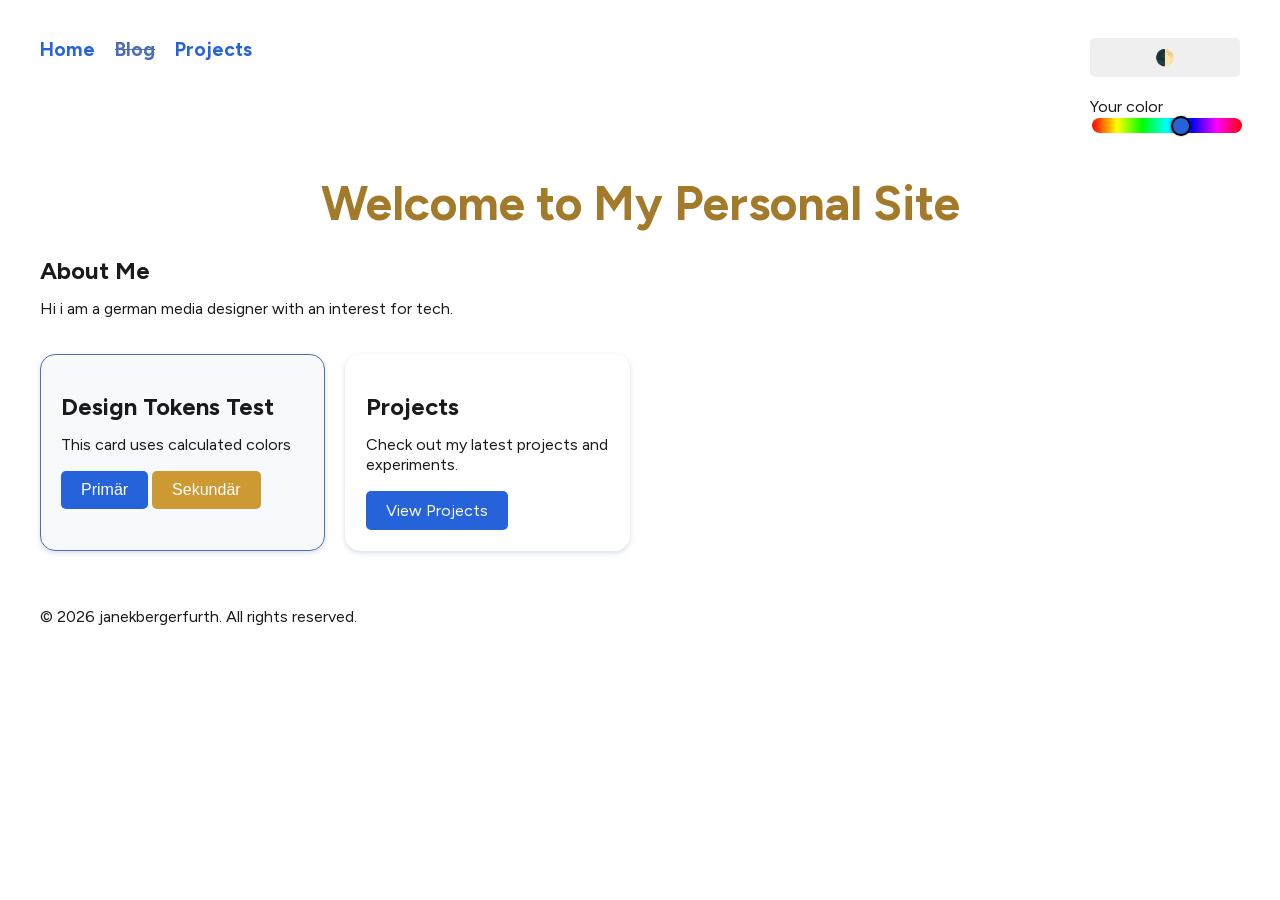
<file: index.html>
<!DOCTYPE html>
<html lang="en">
<head>
    <meta charset="UTF-8">
    <meta name="viewport" content="width=device-width, initial-scale=1.0">
    <meta name="description" content="SHARKS_96's indie-website">
    <title>My Personal Matrix</title>
    <link rel="icon" type="image/png" href="favicon.png">
    <link rel="stylesheet" href="styles.css">
    <link rel="stylesheet" href="fonts.css">
    <script src="java.js" defer></script>
</head>
<body>
    <div class="site-width">
        <nav>
            <div class="menu">
                <a href="/index.html">Home</a>
                <a href="" title="Coming soon" class="coming-soon">Blog</a>
                <a href="/projects.html">Projects</a>
            </div>
            <div class="controls">
            <button id="theme-toggle">&#x1F313;</button>
            <div class="hue-settings">
                <label>Your color 
                    <input type="range" data-model="hsl" name="hue" id="hue-slider" min="0" max="360" value="220">
                </label>
            </div>
            </div>
        </nav>
        <header>
            <h1>Welcome to My Personal Site</h1>
        </header>
        <div class="about-me">
            <h2>About Me</h2>
            <p>Hi i am a german media designer with an interest for tech.</p>
            </br>
        </div>
        
        <div class="grid">
            <div class="card-primary">
                <h2>Design Tokens Test</h2>
                <p>This card uses calculated colors</p>
                <button class="btn-primary">Primär</button>
                <button class="btn-secondary">Sekundär</button>
            </div>
            <div class="card">
                <h2>Projects</h2>
                <p>Check out my latest projects and experiments.</p>
                <a href="/projects.html" class="btn-primary">View Projects</a>
            </div>
        </div>

    </div>
    <footer class="site-width">
        <p>&copy; 2026 janekbergerfurth. All rights reserved.</p>
    </footer>
</body>
</html>
</file>
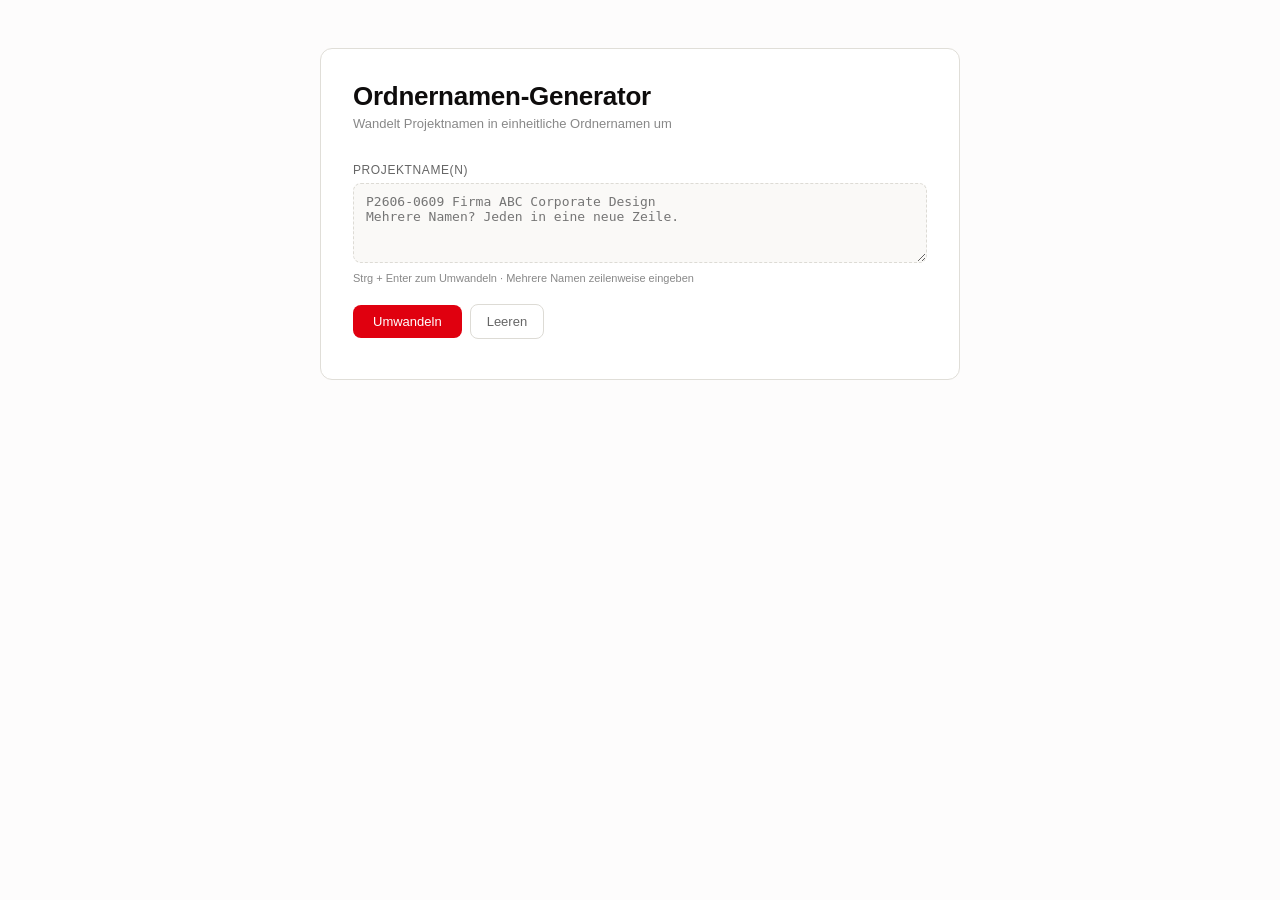
<file: ordnernamen-generator.html>
<!DOCTYPE html>
<html lang="de">
<head>
  <meta charset="UTF-8" />
  <meta name="viewport" content="width=device-width, initial-scale=1.0" />
  <title>Ordnernamen-Generator</title>
  <link rel="icon" href="data:image/svg+xml,<svg xmlns='http://www.w3.org/2000/svg' viewBox='0 0 32 32'><rect width='32' height='32' rx='6' fill='%231a1a1a'/><text x='16' y='22' font-size='18' text-anchor='middle' fill='white' font-family='monospace' font-weight='bold'>P</text></svg>" />
  <style>
    :root {
      --text: #0e0c0c;
      --background: #fdfcfc;
      --primary: #e0000f;
      --secondary: #d39c9f;
      --accent: #cd7077;
      --surface: #ffffff;
      --surface-muted: #faf9f7;
      --surface-strong: #f0efe9;
      --border: #e0ded8;
      --border-strong: #dddbd5;
      --muted: #888;
      --muted-strong: #666;
      --font-body: -apple-system, BlinkMacSystemFont, 'Segoe UI', sans-serif;
      --font-heading: 'Cartograph CF', var(--font-body);
    }

    @media (prefers-color-scheme: dark) {
      :root {
        --text: #f3f1f1;
        --background: #030202;
        --primary: #ff1f2e;
        --secondary: #632c2f;
        --accent: #8f323a;
        --surface: #0a0909;
        --surface-muted: #110f0f;
        --surface-strong: #141313;
        --border: #252122;
        --border-strong: #3d3838;
        --muted: #aaa;
        --muted-strong: #ccc;
        --font-body: -apple-system, BlinkMacSystemFont, 'Segoe UI', sans-serif;
        --font-heading: 'Cartograph CF', var(--font-body);
      }
    }

    *, *::before, *::after { box-sizing: border-box; margin: 0; padding: 0; }

    body {
      font-family: var(--font-body);
      background: var(--background);
      color: var(--text);
      min-height: 100vh;
      display: flex;
      align-items: flex-start;
      justify-content: center;
      padding: 3rem 1rem;
    }

    .card {
      background: var(--surface);
      border-radius: 12px;
      border: 1px solid var(--border);
      padding: 2rem 2rem 2.5rem;
      width: 100%;
      max-width: 640px;
    }

    h1 {
      font-family: var(--font-heading);
      font-size: 26px;
      font-weight: 800;
      letter-spacing: -0.01em;
      margin-bottom: 0.25rem;
    }

    .subtitle {
      font-size: 13px;
      color: var(--muted);
      margin-bottom: 2rem;
    }

    label {
      display: block;
      font-size: 12px;
      font-weight: 500;
      color: var(--muted-strong);
      text-transform: uppercase;
      letter-spacing: 0.05em;
      margin-bottom: 6px;
    }

    textarea, input[type="text"] {
      width: 100%;
      font-family: 'SF Mono', 'Fira Code', 'Consolas', monospace;
      font-size: 13px;
      padding: 10px 12px;
      border: 1px dashed var(--border-strong);
      border-radius: 8px;
      background: var(--surface-muted);
      color: var(--text);
      outline: none;
      transition: border-color 0.15s, background 0.15s;
      resize: vertical;
    }

    textarea:focus, input[type="text"]:focus {
      border-color: var(--secondary);
      background: var(--surface);
    }

    textarea { min-height: 80px; }

    .hint {
      font-size: 11px;
      color: var(--muted);
      margin-top: 5px;
    }

    .actions {
      display: flex;
      align-items: center;
      gap: 8px;
      margin-top: 1.25rem;
    }

    button.primary {
      padding: 9px 20px;
      font-size: 13px;
      font-weight: 500;
      background: var(--primary);
      color: #fff;
      border: none;
      border-radius: 8px;
      cursor: pointer;
      transition: background 0.15s, transform 0.15s;
    }

    button.primary:hover { background: var(--accent); }
    button.primary:active { transform: scale(0.98); }

    button.ghost {
      padding: 9px 16px;
      font-size: 13px;
      font-weight: 500;
      background: transparent;
      color: var(--muted-strong);
      border: 1px solid var(--border-strong);
      border-radius: 8px;
      cursor: pointer;
      transition: background 0.15s, color 0.15s, transform 0.15s;
    }

    button.ghost:hover { background: var(--surface-strong); color: var(--text); }
    button.ghost:active { transform: scale(0.98); }

    .result-section {
      margin-top: 1.75rem;
      display: none;
    }

    .result-row {
      display: flex;
      gap: 8px;
      align-items: center;
    }

    .result-row input {
      flex: 1;
      background: var(--surface-strong);
      color: var(--text);
      cursor: default;
      border: 1px solid var(--border-strong);
    }

    button.copy {
      padding: 9px 14px;
      font-size: 13px;
      font-weight: 500;
      background: transparent;
      border: 1px solid var(--border-strong);
      border-radius: 8px;
      cursor: pointer;
      white-space: nowrap;
      transition: background 0.15s;
      flex-shrink: 0;
      color: var(--text);
    }

    button.copy:hover { background: var(--surface-strong); }

    .divider {
      border: none;
      border-top: 1px solid var(--border);
      margin: 1.75rem 0;
    }

    .batch-out {
      background: var(--surface-strong);
      color: var(--text);
      cursor: default;
      line-height: 1.7;
      border: 1px solid var(--border-strong);
    }

    .badge {
      display: inline-block;
      font-size: 11px;
      padding: 2px 8px;
      background: var(--accent);
      color: #fff;
      border-radius: 20px;
      margin-left: 8px;
      vertical-align: middle;
    }
  </style>
</head>
<body>
  <div class="card">
    <h1>Ordnernamen-Generator</h1>
    <p class="subtitle">Wandelt Projektnamen in einheitliche Ordnernamen um</p>

    <label for="input">Projektname(n)</label>
    <textarea id="input" placeholder="P2606-0609 Firma ABC Corporate Design&#10;Mehrere Namen? Jeden in eine neue Zeile."></textarea>
    <p class="hint">Strg + Enter zum Umwandeln · Mehrere Namen zeilenweise eingeben</p>

    <div class="actions">
      <button class="primary" type="button" onclick="convert()">Umwandeln</button>
      <button class="ghost" type="button" onclick="clearInput()">Leeren</button>
    </div>

    <div class="result-section" id="result-section">
      <hr class="divider" />

      <div id="single-result">
        <label>Ordnername</label>
        <div class="result-row">
          <input type="text" id="output" readonly />
          <button class="copy" id="copy-btn" onclick="copyResult()">Kopieren</button>
        </div>
      </div>

      <div id="batch-result" style="display:none; margin-top: 1.25rem;">
        <label>Alle Ergebnisse <span class="badge" id="count-badge">0 Namen</span></label>
        <textarea class="batch-out" id="batch-out" readonly rows="6"></textarea>
        <div style="margin-top: 8px;">
          <button class="copy" onclick="copyBatch()">Alle kopieren</button>
        </div>
      </div>
    </div>
  </div>

  <script>
    // ---------------------------------------------------------------
    // Rechtsformen
    // ---------------------------------------------------------------
    // Lang und eindeutig -> Schreibweise ist egal (GmbH, gmbh, GMBH ...)
    const RECHTSFORMEN_EGAL = [
      'Aktiengesellschaft', 'PartGmbB', 'gGmbH', 'GesmbH', 'GmbH', 'PartG',
      'EWIV', 'KGaA', 'mbH', 'mbB', 'gUG', 'OHG', 'GbR', 'UG',
      'Incorporated', 'Corporation', 'Limited', 'S.A.R.L.', 'S.R.L.',
      'SARL', 'SASU', 'SPRL', 'BVBA', 'Corp', 'Inc', 'LLC', 'LLP', 'PLC',
      'Ltd', 'ApS', 'ASA', 'Oyj', 'SRL', 'Kft', 'Pty', 'Pte', 'Sdn', 'Bhd'
    ];
    // Kurz und mehrdeutig -> nur in genau dieser Schreibweise
    const RECHTSFORMEN_EXAKT = [
      'e.Kfm.', 'e.Kfr.', 'S.p.A.', 'e.K.', 'e.V.', 'S.A.', 'N.V.', 'B.V.',
      'S.L.', 'A/S', 'SpA', 'SAS', 'Cie.', 'Co.',
      'eG', 'eK', 'eV', 'AG', 'SE', 'KG', 'SA', 'NV', 'BV', 'SL', 'AB',
      'AS', 'Oy'
    ];

    // Davor erlaubt: Zeilenanfang, Leerzeichen, Bindestrich, Klammer, Slash
    const RF_VOR = '(^|[\\s\\-(\\/])';
    // Danach erlaubt: Zeilenende oder Trenner. Bei den langen Formen zaehlt
    // auch ein Bindestrich als Trenner ("Firma GmbH-Projekt"), bei den kurzen
    // nicht - sonst wuerde aus "AS-Bau" ploetzlich "Bau".
    const RF_NACH_LANG = '(?=$|[\\s\\-.,;:)\\/])';
    const RF_NACH_KURZ = '(?=$|[\\s.,;:)\\/])';

    function reEscape(str) {
      return str.replace(/[.*+?^${}()|[\]\\\/]/g, '\\$&');
    }

    function rechtsformRegex(form, nach, flags) {
      // optionaler Schlusspunkt, falls die Form selbst keinen hat ("Ltd.")
      const kern = reEscape(form) + (form.slice(-1) === '.' ? '' : '\\.?');
      return new RegExp(RF_VOR + kern + nach, flags);
    }

    const RECHTSFORM_REGEXE = [
      // "GmbH & Co. KG", "AG & Co. KGaA", "Ltd. & Co. OHG", "& Co." als Ganzes,
      // damit kein einzelnes "&" uebrig bleibt und zu "und" wird.
      new RegExp(
        RF_VOR +
        '(?:(?:g?GmbH|mbH|AG|SE|UG|KG|Ltd\\.?|Limited)\\s*)?' +
        '(?:&|\\+|\\bund\\b)\\s*' +
        '(?:' +
          '(?:Compagnie|Cie|Co)\\.(?:\\s*(?:KGaA|KG|OHG|oHG))?' +
          '|(?:Compagnie|Cie|Co)\\s*(?:KGaA|KG|OHG|oHG)' +
          '|(?:Compagnie|Cie|Co)(?=\\s*$)' +
        ')' + RF_NACH_LANG, 'gi')
    ]
      .concat(RECHTSFORMEN_EGAL.map(f => rechtsformRegex(f, RF_NACH_LANG, 'gi')))
      .concat(RECHTSFORMEN_EXAKT.map(f => rechtsformRegex(f, RF_NACH_KURZ, 'g')));

    function rechtsformenEntfernen(s) {
      // "UG (haftungsbeschraenkt)" -> Klammerzusatz zuerst weg
      s = s.replace(/\(\s*haftungsbeschr(?:\u00e4|ae|a)nkt\s*\)/gi, ' ');
      for (let i = 0; i < RECHTSFORM_REGEXE.length; i++) {
        s = s.replace(RECHTSFORM_REGEXE[i], '$1 ');
      }
      s = s.replace(/\(\s*\)/g, ' ');                   // leere Klammern
      s = s.replace(/\s*[,;](?=\s*(?:$|[-,;]))/g, '');  // Komma ins Leere
      return s;
    }

    function toFolderName(raw) {
      let s = String(raw).trim();
      if (!s) return '';

      // 1) Alle Strich-Varianten (Gedankenstrich, Geviertstrich, Minus, ...)
      //    zu einem normalen Bindestrich; weiche Trennstriche fliegen raus.
      s = s.replace(/\u00ad/g, '');
      s = s.replace(/[\u2010-\u2015\u2043\u2212\ufe58\ufe63\uff0d]/g, '-');

      // 2) In Ordner-/Dateinamen verbotene Zeichen (Windows + macOS):
      //    Trenner-artige werden zu "-", der Rest fliegt raus.
      s = s.replace(/[\/\\|:]/g, '-');
      s = s.replace(/[*?<>"\u0000-\u001f]/g, '');

      // 3) Rechtsformen entfernen (vor der &-Ersetzung, damit
      //    "GmbH & Co. KG" komplett verschwindet). Bleibt dabei nichts
      //    uebrig, lieber den Originalnamen behalten.
      const gekuerzt = rechtsformenEntfernen(s);
      if (/[a-z0-9\u00e4\u00f6\u00fc\u00df]/i.test(gekuerzt)) s = gekuerzt;

      // 4) "&" zu "und"
      s = s.replace(/\s*&\s*/g, ' und ');

      // 5) Umlaute und ss
      s = s.replace(/Ä/g, 'Ae').replace(/Ö/g, 'Oe').replace(/Ü/g, 'Ue');
      s = s.replace(/ä/g, 'ae').replace(/ö/g, 'oe').replace(/ü/g, 'ue').replace(/ß/g, 'ss');
      s = s.toLowerCase();

      // 6) Trenner normalisieren - nie zwei Striche hintereinander
      s = s.replace(/\s*-\s*/g, '-');
      s = s.replace(/\s+/g, '-');
      s = s.replace(/-{2,}/g, '-');
      s = s.replace(/^[-.]+|[-.]+$/g, '');

      if (s.length > 0) s = s.charAt(0).toUpperCase() + s.slice(1);
      return s;
    }

    function convert() {
      const raw = document.getElementById('input').value;
      const lines = raw.split('\n').map(l => l.trim()).filter(l => l.length > 0);
      if (lines.length === 0) return;

      const results = lines.map(toFolderName);
      document.getElementById('output').value = results[0];
      document.getElementById('result-section').style.display = 'block';

      const batchEl = document.getElementById('batch-result');
      if (lines.length > 1) {
        document.getElementById('batch-out').value = results.join('\n');
        document.getElementById('count-badge').textContent = results.length + ' Namen';
        batchEl.style.display = 'block';
      } else {
        batchEl.style.display = 'none';
      }
    }

    function clearInput() {
      const input = document.getElementById('input');
      input.value = '';
      document.getElementById('output').value = '';
      document.getElementById('batch-out').value = '';
      document.getElementById('batch-result').style.display = 'none';
      document.getElementById('result-section').style.display = 'none';
      input.focus();
    }

    function copyResult() {
      navigator.clipboard.writeText(document.getElementById('output').value).then(() => {
        const btn = document.getElementById('copy-btn');
        btn.textContent = 'Kopiert ✓';
        setTimeout(() => { btn.textContent = 'Kopieren'; }, 1500);
      });
    }

    function copyBatch() {
      navigator.clipboard.writeText(document.getElementById('batch-out').value);
    }

    document.getElementById('input').addEventListener('keydown', function(e) {
      if (e.key === 'Enter' && e.ctrlKey) convert();
    });
  </script>
</body>
</html>
</file>
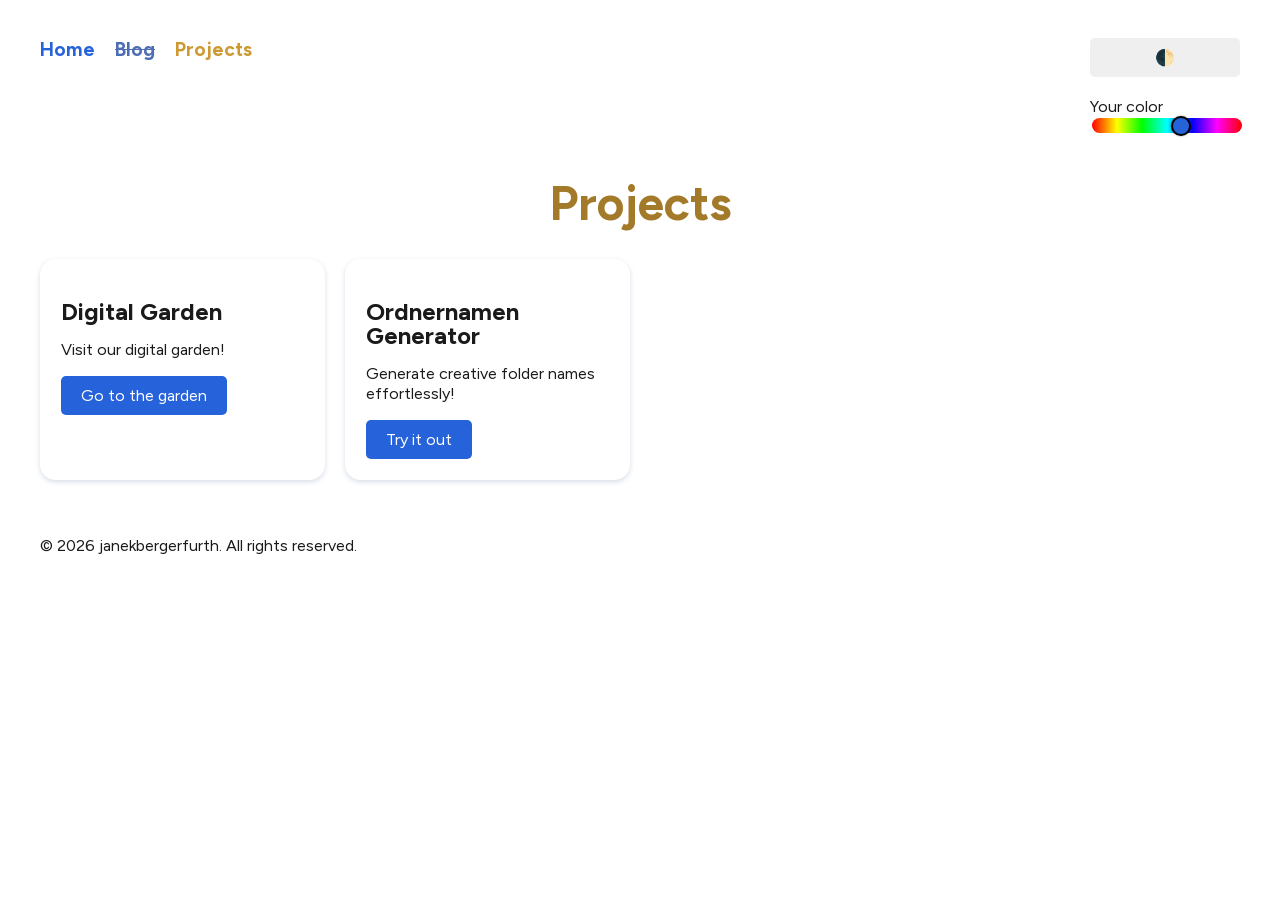
<file: projects.html>
<!DOCTYPE html>
<html lang="en">
<head>
    <meta charset="UTF-8">
    <meta name="viewport" content="width=device-width, initial-scale=1.0">
    <meta name="description" content="SHARKS_96's projects">
    <title>Projects - My Personal Matrix</title>
    <link rel="icon" type="image/png" href="favicon.png">
    <link rel="stylesheet" href="styles.css">
    <link rel="stylesheet" href="fonts.css">
    <script src="java.js" defer></script>
</head>
<body>
    <div class="site-width">
        <nav>
            <div class="menu">
                <a href="/index.html">Home</a>
                <a href="" title="Coming soon" class="coming-soon">Blog</a>
                <a href="/projects.html" class="active">Projects</a>
            </div>
            <div class="controls">
            <button id="theme-toggle">&#x1F313;</button>
            <div class="hue-settings">
                <label>Your color 
                    <input type="range" data-model="hsl" name="hue" id="hue-slider" min="0" max="360" value="220">
                </label>
            </div>
            </div>
        </nav>
        <header>
            <h1>Projects</h1>
        </header>
        
        <div class="grid">
            <div class="card">
                <h2>Digital Garden</h2>
                <p>Visit our digital garden!</p>
                <a href="digital-garden.html" class="btn-primary">Go to the garden</a>
            </div>
            <div class="card">
                <h2>Ordnernamen Generator</h2>
                <p>Generate creative folder names effortlessly!</p>
                <a href="ordnernamen-generator.html" class="btn-primary">Try it out</a>
            </div>
        </div>

    </div>
    <footer class="site-width">
        <p>&copy; 2026 janekbergerfurth. All rights reserved.</p>
    </footer>
</body>
</html>
</file>
<file: styles.css>
:root {
  /* Basis-Token */
  --primary-h: 26; 
  --primary-s: 70%;
  --primary-l: 50%;

  /* Automatisch berechnete Tokens */
  --color-primary: hsl(var(--primary-h), var(--primary-s), var(--primary-l));
  --color-primary-inactive: hsl(var(--primary-h), calc(var(--primary-s) - 30%), var(--primary-l));
  
  /* Sekundärfarbe = Primär-Hue + 180 Grad */
  --color-secondary: hsl(calc(var(--primary-h) + 180), calc(var(--primary-s) - 10%), var(--primary-l));

  /* UI Farben (Light Mode Standard) */
  --bg-body: #ffffff;
  --text-main: #1a1a1a;

  /* Border-radius */
  --radius-s: 5px;
  --radius-m: 10px;
  --radius-l: 15px;
  --radius-xl: 20px;
}

/* Dark Mode Klasse */
body.dark {
  --bg-body: #121212;
  --text-main: #f4f4f4;
  --primary-l: 60%; /* Etwas heller für Dark Mode */
}

/*
GRUNDELEMENTE
*/
  body {
    background-color: var(--bg-body);
    color: var(--text-main);
    font-family: "Figtree Variable", "Figtree", Verdana, sans-serif;
    font-size: 16px;
    transition: background-color 0.5s ease, color 0.5s ease;
  }
  .site-width {
    max-width: 1200px;
    margin: 0 auto;
    padding: 20px;
  }
  p {
    font-size: 1rem;
    line-height: 1.25;
  }
  h1 {
    color: var(--color-secondary);
    font-size: 3rem;
    line-height: 1;
    margin-bottom: 15px;
    filter: brightness(80%);
  }
  h2 {
    font-size: 1.5rem;
    line-height: 1;
    margin-bottom: 10px;
  }
  a {
    color: var(--color-primary);
    text-decoration: none;
  }

  a:hover {
    color: hsl(var(--primary-h), var(--primary-s), calc(var(--primary-l) * 0.8));
    text-decoration: none;
  }

  button {
      border: none;
      border-radius: var(--radius-s);
      padding: 10px 20px;
      font-size: 1rem;
      cursor: pointer;
  }

  .btn-primary {
    display: inline-block;
    color: var(--bg-body);
    background: var(--color-primary);
    border-radius: var(--radius-s);
    padding: 10px 20px; 
  }
  .btn-primary:hover {
    color: var(--bg-body);
    background: hsl(var(--primary-h), var(--primary-s), calc(var(--primary-l) * 0.8));
  }

  .btn-secondary {
    display: inline-block;
    color: var(--bg-body);
    background: var(--color-secondary);
    border-radius: var(--radius-s);
    padding: 10px 20px;
  }
  .btn-secondary:hover {
    color: var(--bg-body);
    background: hsl(calc(var(--primary-h) + 180), calc(var(--primary-s) - 10%), calc(var(--primary-l) * 0.8));
  }

/*
Navigation
*/
  nav {
    display: flex;
    justify-content: space-between;
    gap: 20px;
    padding: 10px 0;
  }

  .menu {
    display: flex;
    gap: 20px;
    font-size: 1.2rem;
    font-weight: 700;
  }
  .menu a.active {
    color: var(--color-secondary);
  }

  .coming-soon{
    color: var(--color-primary-inactive);
    text-decoration: line-through;
    cursor: not-allowed;
  }

  /* 
  Hue Slider 
  */
  #hue-slider {
    -webkit-appearance: none;
    appearance: none;
    width: 100%;
    height: 15px;
    border-radius: 8px;
    /* Fixer Verlauf ohne Variablen */
    background: linear-gradient(to right, 
      hsl(0, 100%, 50%), hsl(60, 100%, 50%), hsl(120, 100%, 50%), 
      hsl(180, 100%, 50%), hsl(240, 100%, 50%), hsl(300, 100%, 50%), hsl(360, 100%, 50%));
    outline: none;
  }

  /* Slider-Knopf für Chrome, Safari, Edge, Opera */
  #hue-slider::-webkit-slider-thumb {
    -webkit-appearance: none;
    appearance: none;
    width: 20px;
    height: 20px;
    background: var(--color-primary);
    border: 2px solid #000000;
    border-radius: 50%;
    cursor: pointer;
    box-shadow: 0 0 2px rgba(0,0,0,0.5);
  }

  /* Slider-Knopf für Firefox */
  #hue-slider::-moz-range-thumb {
    width: 20px;
    height: 20px;
    background: var(--color-primary);
    border: 2px solid #000000;
    border-radius: 50%;
    cursor: pointer;
  }

  .controls {
    display: grid;
    gap: 20px;
    max-width: 150px;
  }

/*
Elemente
*/
  .grid {
    display: grid;
    grid: auto-flow / repeat(12, 1fr);
    gap: 20px;
  }
  header {
    text-align: center;
    margin-bottom: 2rem;
  }
  .card {
    grid-column: span 3;
    padding: 20px;
    background: var(--bg-body);
    border: 1px solid white;
    border-radius: var(--radius-l);
    box-shadow: 0 2px 5px hsla(var(--primary-h), 40%, 40%, 20%);
  }

    .card-primary {
    grid-column: span 3;
    padding: 20px;
    background: hsla(var(--primary-h), 50%, 90%, 20%);
    border: 1px solid var(--color-primary-inactive);
    border-radius: var(--radius-l);
    box-shadow: 0 2px 5px hsla(var(--primary-h), 40%, 40%, 20%);
  }
/* Responsive Anpassungen */
  @media (max-width: 768px) {
    .grid {
      grid: auto-flow / repeat(6, 1fr);
    }
    .card {
      grid-column: span 6;
    }
    .card-primary {
      grid-column: span 6;
    }
  }

/*
DEV TOOLS Delete after development 

div, p, h1, h2, h3, h4, h5, h6 {
  border: 1px solid magenta;
}
*/
</file>
<file: fonts.css>
/* Figtree */

/* Variable font */
@font-face {
  font-family: 'Figtree Variable';
  font-style: normal;
  font-weight: 300 900;
  font-display: swap;
  src: url('/fonts/figtree-variablefont_wght.woff2') format('woff2'), /* Chrome 36+, Opera 23+, Firefox 39+, Safari 12+, iOS 10+ */
       url('/fonts/figtree-variablefont_wght.ttf') format('truetype'); /* Chrome 4+, Firefox 3.5+, IE 9+, Safari 3.1+, iOS 4.2+, Android Browser 2.2+ */
}

/* Fallback static font */
@font-face {
  font-display: swap; 
  font-family: 'Figtree';
  font-style: normal;
  font-weight: 400;
  src: url('/fonts/figtree-regular.woff2') format('woff2'), /* Chrome 36+, Opera 23+, Firefox 39+, Safari 12+, iOS 10+ */
       url('/fonts/figtree-regular.ttf') format('truetype'); /* Chrome 4+, Firefox 3.5+, IE 9+, Safari 3.1+, iOS 4.2+, Android Browser 2.2+ */
}

/* Fallback static font bold */
@font-face {
  font-display: swap; 
  font-family: 'Figtree';
  font-style: normal;
  font-weight: 900;
  src: url('/fonts/figtree-900.woff2') format('woff2'), /* Chrome 36+, Opera 23+, Firefox 39+, Safari 12+, iOS 10+ */
       url('/fonts/figtree-900.ttf') format('truetype'); /* Chrome 4+, Firefox 3.5+, IE 9+, Safari 3.1+, iOS 4.2+, Android Browser 2.2+ */
}

/* Figtree Italic */

/* Variable font */
@font-face {
  font-family: 'Figtree Variable';
  font-style: italic;
  font-weight: 300 900;
  font-display: swap;
  src: url('/fonts/figtree-italic-variablefont_wght.woff2') format('woff2'), /* Chrome 36+, Opera 23+, Firefox 39+, Safari 12+, iOS 10+ */
       url('/fonts/figtree-italic-variablefont_wght.ttf') format('truetype'); /* Chrome 4+, Firefox 3.5+, IE 9+, Safari 3.1+, iOS 4.2+, Android Browser 2.2+ */
}

/* Fallback static font */
@font-face {
  font-display: swap; 
  font-family: 'Figtree';
  font-style: italic;
  font-weight: 400;
  src: url('/fonts/figtree-italic.woff2') format('woff2'), /* Chrome 36+, Opera 23+, Firefox 39+, Safari 12+, iOS 10+ */
       url('/fonts/figtree-italic.ttf') format('truetype'); /* Chrome 4+, Firefox 3.5+, IE 9+, Safari 3.1+, iOS 4.2+, Android Browser 2.2+ */
}
</file>
